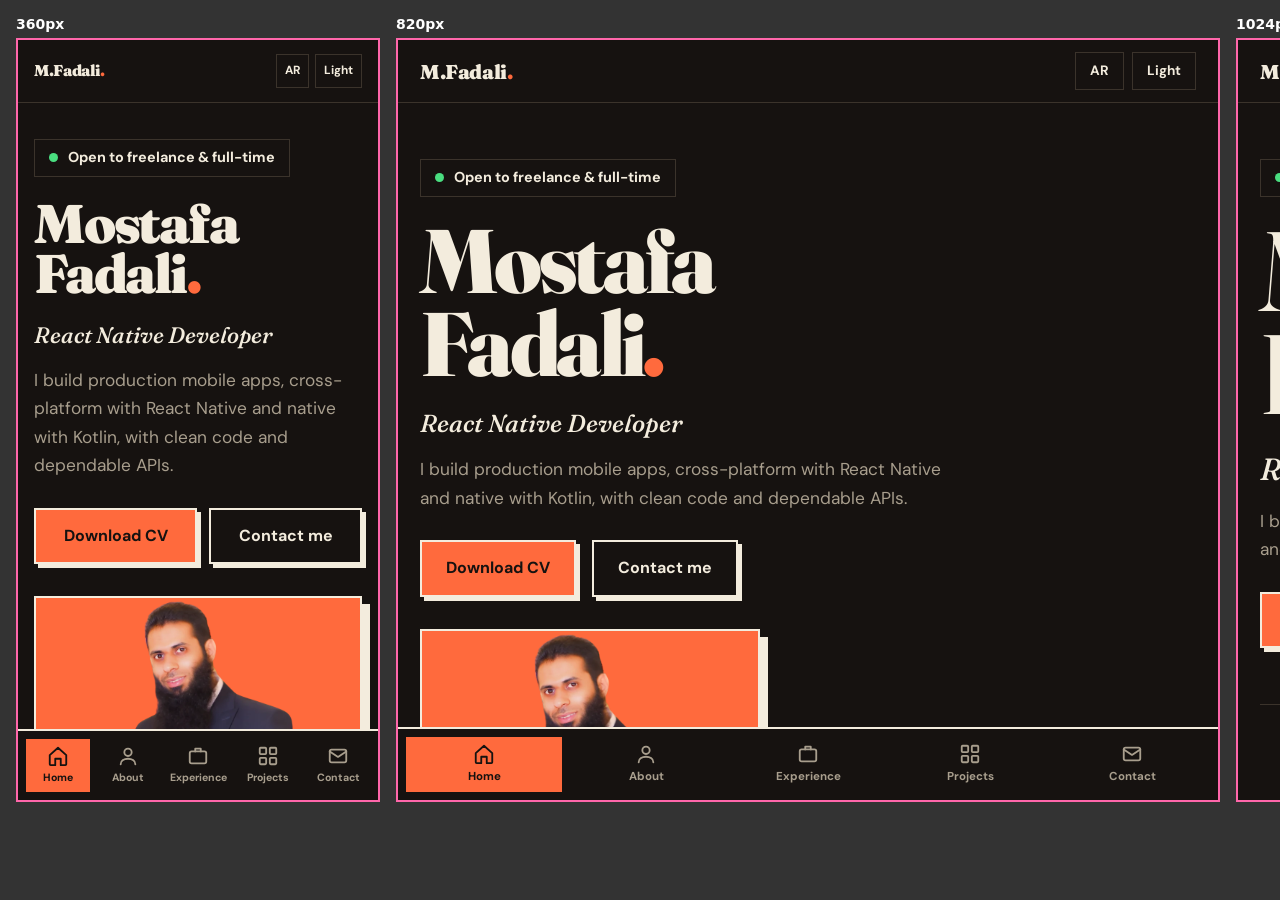
<file: tools/responsive-test.html>
<!DOCTYPE html>
<html lang="en">
<head>
<meta charset="utf-8">
<title>Responsive test harness — not part of the site</title>
<style>
  body { margin: 0; background: #333; font: 14px system-ui; color: #fff; }
  .row { display: flex; align-items: flex-start; gap: 16px; padding: 16px; }
  .cell { flex: none; }
  .cell b { display: block; margin-bottom: 6px; }
  iframe { border: 2px solid #f6a; background: #fff; display: block; }
</style>
</head>
<body>
<div class="row">
  <div class="cell"><b>360px</b>
    <iframe src="../index.html" width="360" height="760" loading="eager"></iframe>
  </div>
  <div class="cell"><b>820px</b>
    <iframe src="../index.html" width="820" height="760" loading="eager"></iframe>
  </div>
  <div class="cell"><b>1024px</b>
    <iframe src="../index.html" width="1024" height="760" loading="eager"></iframe>
  </div>
  <div class="cell"><b>1920px</b>
    <iframe src="../index.html" width="1920" height="760" loading="eager"></iframe>
  </div>
</div>
</body>
</html>
</file>
